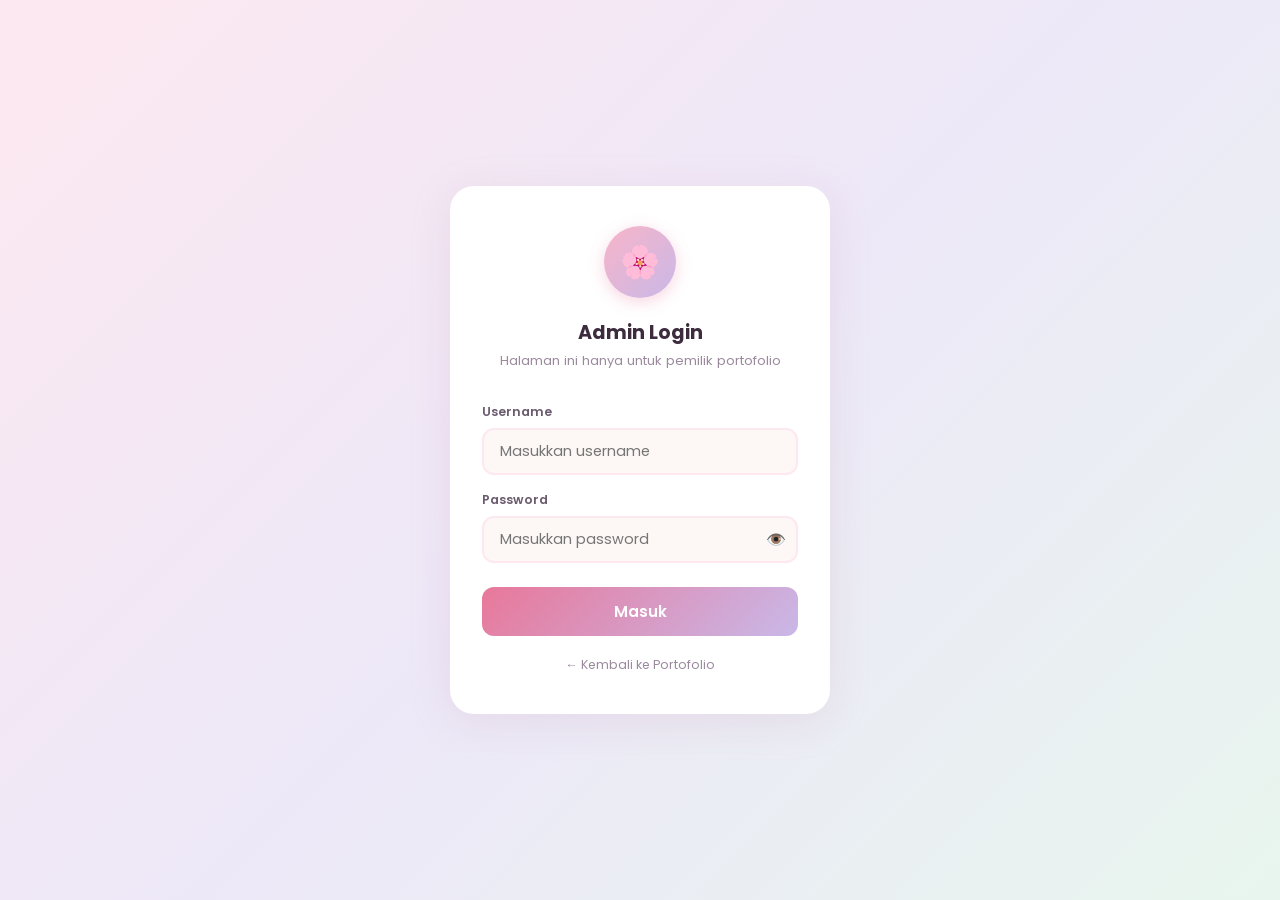
<file: e-portfolio/login.html>
<!DOCTYPE html>
<html lang="id">
<head>
  <meta charset="UTF-8" />
  <meta name="viewport" content="width=device-width, initial-scale=1.0" />
  <title>Login Admin · E-Portfolio</title>
  <link rel="preconnect" href="https://fonts.googleapis.com" />
  <link href="https://fonts.googleapis.com/css2?family=Poppins:wght@400;500;600;700&display=swap" rel="stylesheet" />
  <style>
    *, *::before, *::after { box-sizing: border-box; margin: 0; padding: 0; }

    body {
      font-family: 'Poppins', sans-serif;
      min-height: 100vh;
      background: linear-gradient(135deg, #fde8f0 0%, #ede8f8 50%, #e8f5ee 100%);
      display: flex;
      align-items: center;
      justify-content: center;
      padding: 1rem;
    }

    .login-box {
      background: white;
      border-radius: 24px;
      padding: 2.5rem 2rem;
      width: 100%;
      max-width: 380px;
      box-shadow: 0 8px 40px rgba(200,150,180,0.2);
      text-align: center;
      animation: popIn 0.4s cubic-bezier(0.34,1.56,0.64,1);
    }

    @keyframes popIn {
      from { opacity: 0; transform: scale(0.9) translateY(20px); }
      to   { opacity: 1; transform: scale(1) translateY(0); }
    }

    .login-avatar {
      width: 72px; height: 72px;
      border-radius: 50%;
      background: linear-gradient(135deg, #f8b4c8, #c9b8e8);
      display: flex; align-items: center; justify-content: center;
      font-size: 2rem;
      margin: 0 auto 1.25rem;
      box-shadow: 0 4px 16px rgba(232,120,154,0.3);
    }

    h1 {
      font-size: 1.2rem;
      font-weight: 700;
      color: #3d2c3e;
      margin-bottom: 0.25rem;
    }

    p.sub {
      font-size: 0.82rem;
      color: #9b8a9e;
      margin-bottom: 2rem;
    }

    .field {
      position: relative;
      margin-bottom: 1rem;
      text-align: left;
    }

    .field label {
      display: block;
      font-size: 0.78rem;
      font-weight: 600;
      color: #6b5b6e;
      margin-bottom: 0.4rem;
    }

    .field input {
      width: 100%;
      padding: 0.7rem 2.8rem 0.7rem 1rem;
      border: 2px solid #fde8f0;
      border-radius: 12px;
      font-family: 'Poppins', sans-serif;
      font-size: 0.9rem;
      color: #3d2c3e;
      outline: none;
      transition: border 0.2s;
      background: #fdf8f5;
    }

    .field input:focus { border-color: #e8789a; background: white; }

    .toggle-pw {
      position: absolute;
      right: 0.75rem;
      bottom: 0.7rem;
      cursor: pointer;
      font-size: 1rem;
      user-select: none;
    }

    .btn-login {
      width: 100%;
      padding: 0.8rem;
      background: linear-gradient(135deg, #e8789a, #c9b8e8);
      color: white;
      border: none;
      border-radius: 12px;
      font-family: 'Poppins', sans-serif;
      font-size: 0.95rem;
      font-weight: 600;
      cursor: pointer;
      transition: all 0.3s;
      margin-top: 0.5rem;
    }

    .btn-login:hover { opacity: 0.88; transform: translateY(-1px); }
    .btn-login:active { transform: translateY(0); }

    .error-msg {
      display: none;
      background: #fde8f0;
      color: #e8789a;
      font-size: 0.8rem;
      font-weight: 600;
      padding: 0.6rem 1rem;
      border-radius: 10px;
      margin-top: 0.75rem;
    }

    .error-msg.show { display: block; animation: shake 0.4s ease; }

    @keyframes shake {
      0%,100% { transform: translateX(0); }
      25%      { transform: translateX(-6px); }
      75%      { transform: translateX(6px); }
    }

    .back-link {
      display: block;
      margin-top: 1.25rem;
      font-size: 0.78rem;
      color: #9b8a9e;
      text-decoration: none;
    }

    .back-link:hover { color: #e8789a; }
  </style>
</head>
<body>
  <div class="login-box">
    <div class="login-avatar">🌸</div>
    <h1>Admin Login</h1>
    <p class="sub">Halaman ini hanya untuk pemilik portofolio</p>

    <div class="field">
      <label>Username</label>
      <input type="text" id="username" placeholder="Masukkan username" autocomplete="off" />
    </div>

    <div class="field">
      <label>Password</label>
      <input type="password" id="password" placeholder="Masukkan password" />
      <span class="toggle-pw" onclick="togglePw()">👁️</span>
    </div>

    <button class="btn-login" onclick="doLogin()">Masuk</button>
    <div class="error-msg" id="error-msg">❌ Username atau password salah</div>

    <a href="index.html" class="back-link">← Kembali ke Portofolio</a>
  </div>

  <script>
    // ==============================
    // GANTI USERNAME & PASSWORD DI SINI
    const ADMIN_USER = 'kartika';
    const ADMIN_PASS = 'kartika2026';
    // ==============================

    function doLogin() {
      const user = document.getElementById('username').value.trim();
      const pass = document.getElementById('password').value;
      const err  = document.getElementById('error-msg');

      if (user === ADMIN_USER && pass === ADMIN_PASS) {
        // Simpan sesi di sessionStorage (hilang saat browser ditutup)
        sessionStorage.setItem('ppg_admin', 'true');
        window.location.href = 'index.html';
      } else {
        err.classList.remove('show');
        void err.offsetWidth; // reset animasi
        err.classList.add('show');
      }
    }

    // Login dengan Enter
    document.addEventListener('keydown', e => {
      if (e.key === 'Enter') doLogin();
    });

    function togglePw() {
      const inp = document.getElementById('password');
      inp.type = inp.type === 'password' ? 'text' : 'password';
    }

    // Kalau sudah login, langsung redirect
    if (sessionStorage.getItem('ppg_admin') === 'true') {
      window.location.href = 'index.html';
    }
  </script>
</body>
</html>
</file>
